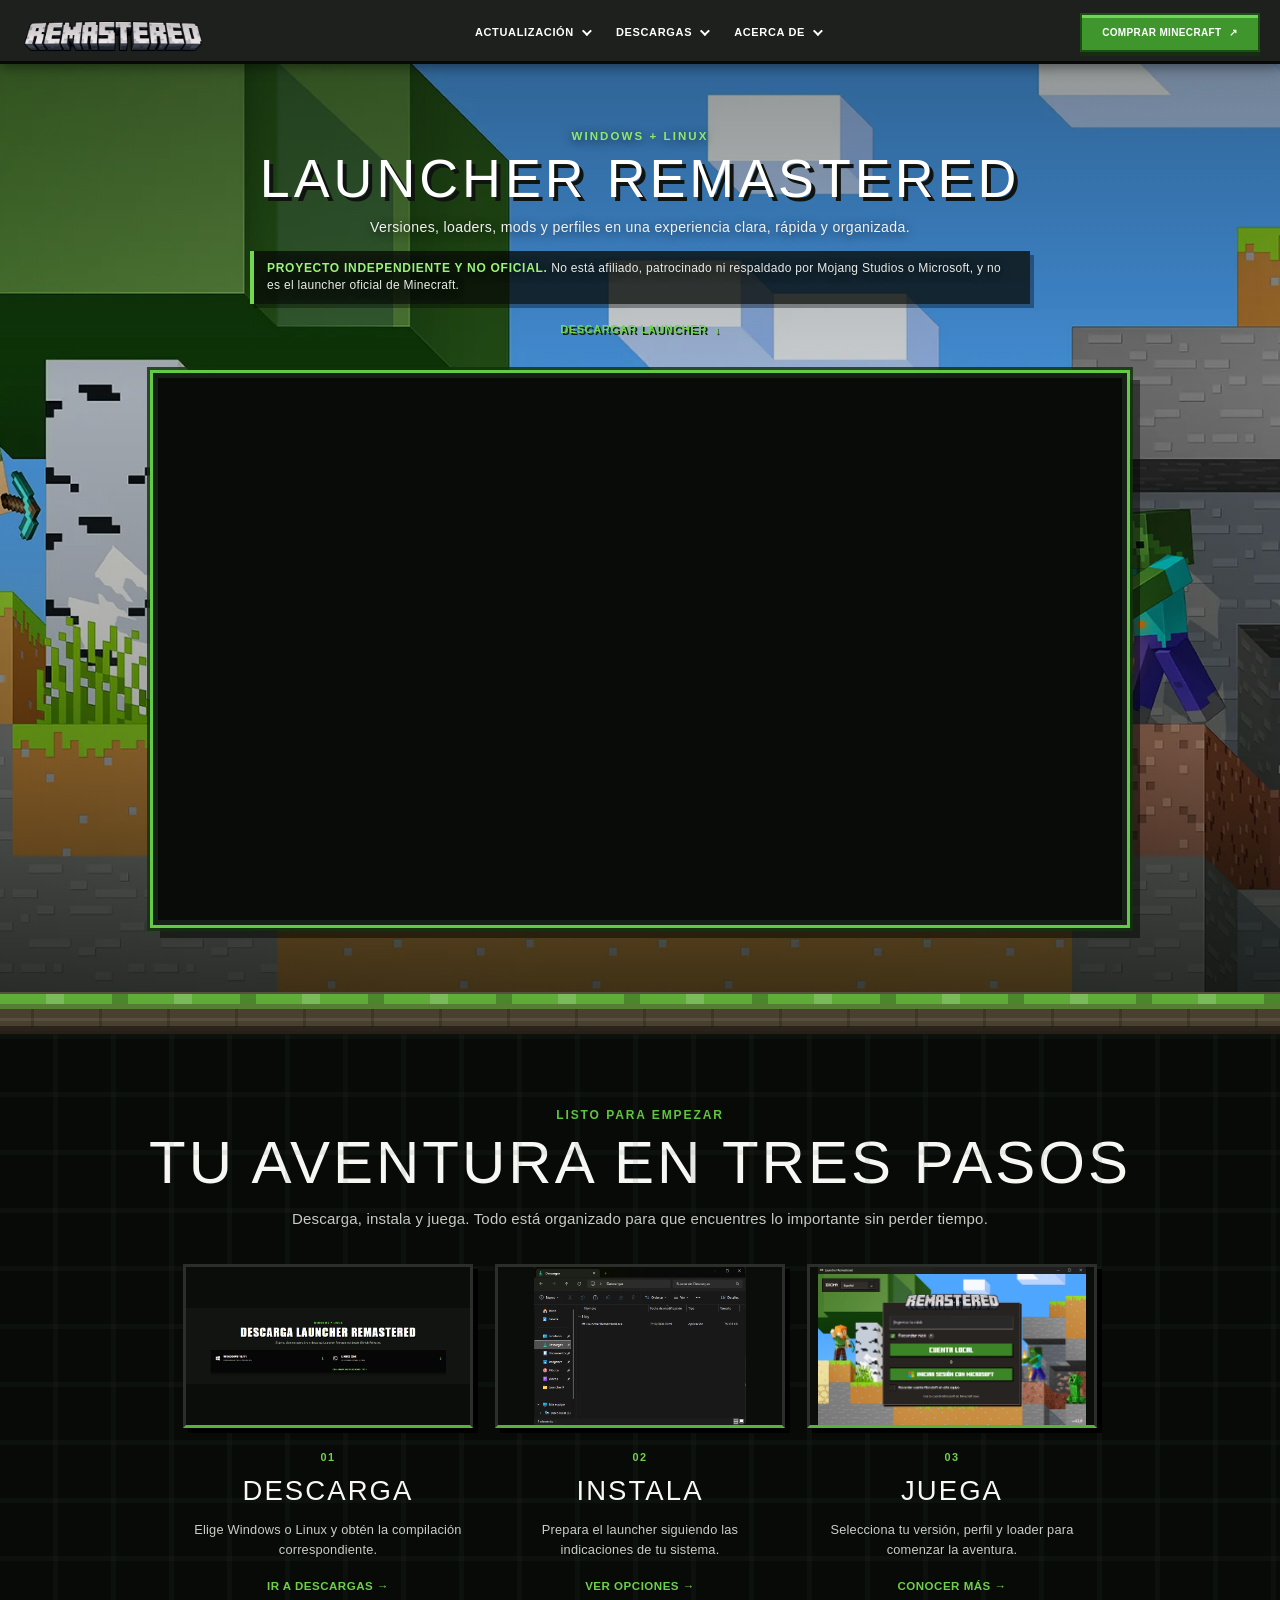
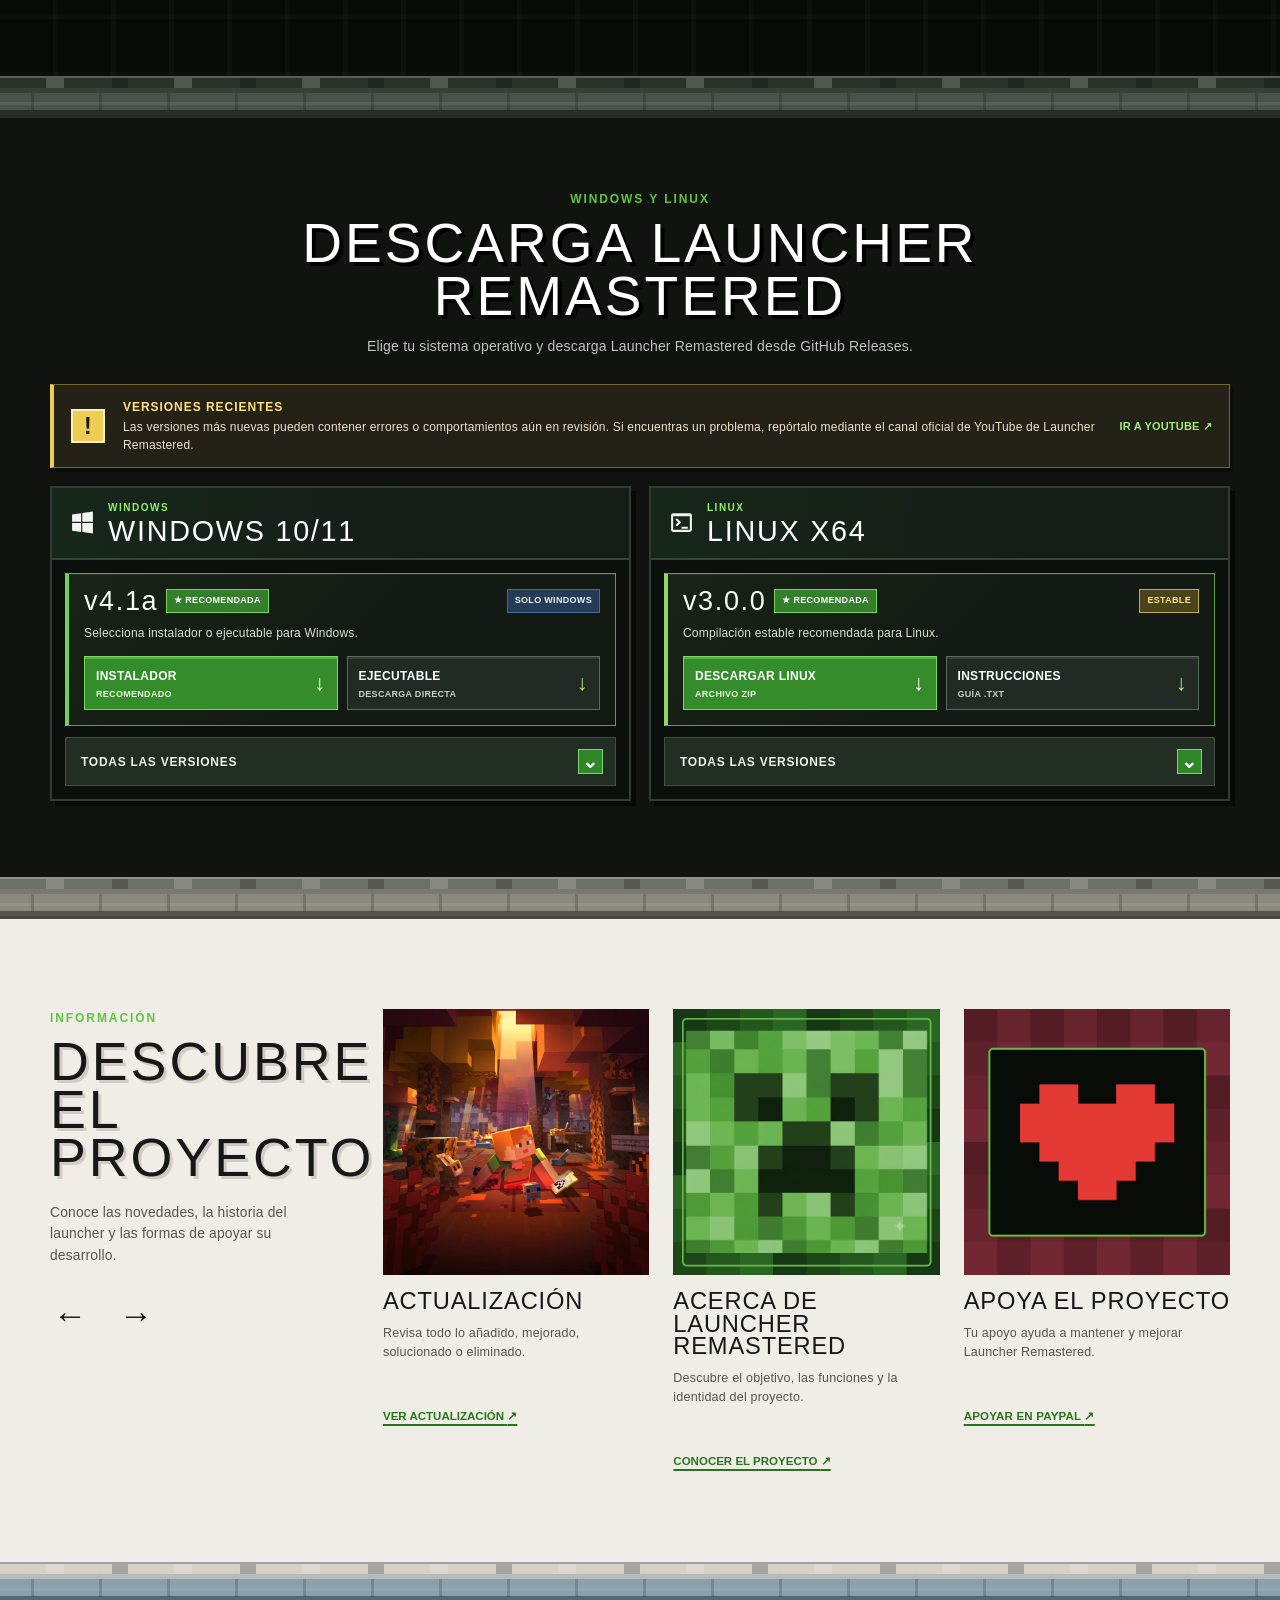
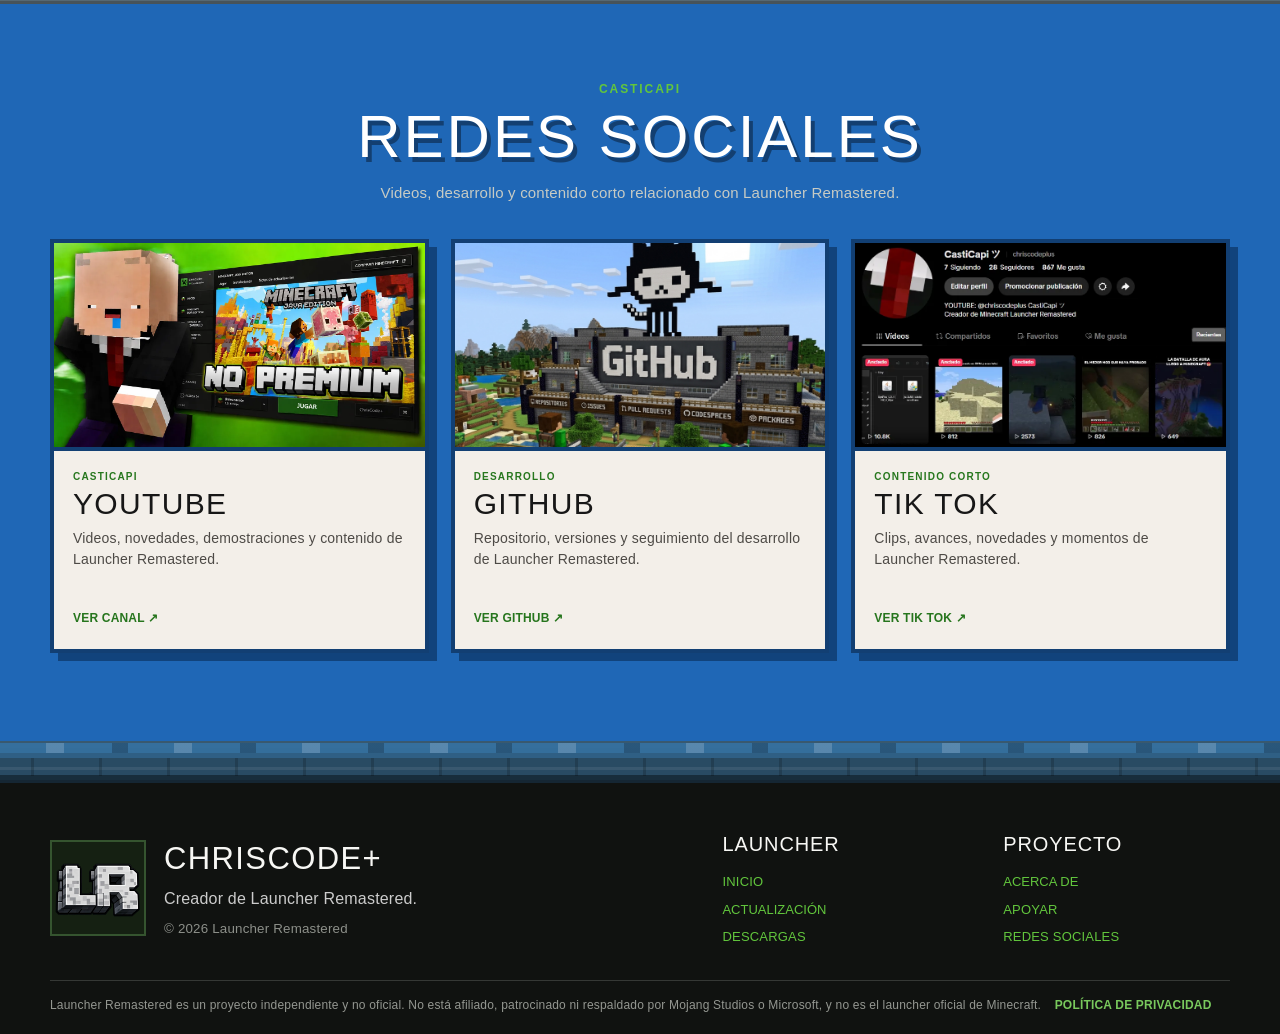
<file: index.html>
<!doctype html>
<html lang="es">
<head>
  <meta charset="utf-8">
  <meta name="viewport" content="width=device-width,initial-scale=1">
  <meta name="theme-color" content="#171917">
  <title>Launcher Remastered | Proyecto independiente</title>
  <meta name="description" content="Launcher Remastered es un proyecto independiente y no oficial para organizar versiones, loaders, mods y perfiles de Minecraft Java en Windows y Linux.">
  <link rel="icon" type="image/png" sizes="256x256" href="assets/lr-tab-icon.png?v=2">
  <link rel="shortcut icon" href="favicon.ico?v=2">
  <link rel="apple-touch-icon" href="assets/lr-tab-icon.png?v=2">
  <link rel="stylesheet" href="css/style-v9.css">
</head>
<body>
  <header class="site-header" id="inicio">
    <a class="brand" href="https://www.minecraft.net/" target="_blank" rel="noopener noreferrer" aria-label="Abrir el sitio oficial de Minecraft en minecraft.net">
      <img src="assets/launcher-remastered-logo.webp" alt="Launcher Remastered" width="960" height="283">
    </a>

    <button class="mobile-toggle" type="button" aria-label="Abrir menú" aria-expanded="false"><span></span><span></span><span></span></button>

    <nav class="main-nav" aria-label="Navegación principal">
      <div class="nav-group">
        <button class="nav-trigger" type="button">ACTUALIZACIÓN <span class="nav-chevron" aria-hidden="true"></span></button>
        <div class="dropdown">
          <button type="button" data-modal-open="update-modal">ÚLTIMA ACTUALIZACIÓN</button>
          <a href="#proyecto">CAMBIOS DEL PROYECTO</a>
        </div>
      </div>
      <div class="nav-group">
        <button class="nav-trigger" type="button">DESCARGAS <span class="nav-chevron" aria-hidden="true"></span></button>
        <div class="dropdown">
          <a href="#descargas">WINDOWS</a>
          <a href="#descargas">LINUX</a>
        </div>
      </div>
      <div class="nav-group">
        <button class="nav-trigger" type="button">ACERCA DE <span class="nav-chevron" aria-hidden="true"></span></button>
        <div class="dropdown">
          <button type="button" data-modal-open="about-modal">LAUNCHER R</button>
          <a href="#redes">REDES SOCIALES</a>
          <a href="#footer">CHRISCODE+</a>
        </div>
      </div>
    </nav>

    <a class="buy-button pixel-button" href="https://www.minecraft.net/es-es/store/minecraft-java-bedrock-edition-pc?tabs=%7B%22details%22%3A0%7D" target="_blank" rel="noopener">
      COMPRAR MINECRAFT <span aria-hidden="true">↗</span>
    </a>
  </header>

  <main>
    <section class="launcher-showcase" aria-labelledby="launcher-showcase-title">
      <div class="showcase-bg" aria-hidden="true"></div>
      <div class="showcase-shell shell">
        <header class="showcase-heading">
          <p class="eyebrow">WINDOWS + LINUX</p>
          <h1 id="launcher-showcase-title">LAUNCHER REMASTERED</h1>
          <p>Versiones, loaders, mods y perfiles en una experiencia clara, rápida y organizada.</p>
          <p class="independent-badge"><strong>PROYECTO INDEPENDIENTE Y NO OFICIAL.</strong> No está afiliado, patrocinado ni respaldado por Mojang Studios o Microsoft, y no es el launcher oficial de Minecraft.</p>
          <a class="pixel-link showcase-download-link" href="#descargas">DESCARGAR LAUNCHER <span aria-hidden="true">↓</span></a>
        </header>

        <div class="showcase-media">
          <div class="showcase-video-frame" aria-label="Video de Launcher Remastered">
            <div class="showcase-video">
              <iframe
                data-youtube-src="https://www.youtube.com/embed/uKnMUGog934?si=LF7KzJ2L2-SdOMVn&amp;start=277&amp;rel=0&amp;autoplay=1&amp;mute=1&amp;playsinline=1"
                title="Launcher Remastered en YouTube"
                frameborder="0"
                allow="accelerometer; autoplay; clipboard-write; encrypted-media; gyroscope; picture-in-picture; web-share"
                referrerpolicy="strict-origin-when-cross-origin"
                allowfullscreen></iframe>
              <a class="video-local-poster" href="https://www.youtube.com/watch?v=uKnMUGog934&amp;t=277s" target="_blank" rel="noopener noreferrer" aria-label="Abrir el video de Launcher Remastered en YouTube" hidden></a>
            </div>
          </div>
        </div>
      </div>
    </section>

    <div class="pixel-transition divider-hero-steps" aria-hidden="true"></div>

    <section class="steps-section" id="pasos" aria-labelledby="steps-title">
      <div class="section-heading shell">
        <p class="eyebrow">LISTO PARA EMPEZAR</p>
        <h2 id="steps-title">TU AVENTURA EN TRES PASOS</h2>
        <p>Descarga, instala y juega. Todo está organizado para que encuentres lo importante sin perder tiempo.</p>
      </div>
      <div class="experience-grid shell">
        <article class="experience-card">
          <img class="step-download-shot" src="assets/aventura-descarga-lr.webp" alt="Descargar Launcher Remastered" loading="lazy" decoding="async">
          <div class="experience-copy"><span>01</span><h3>DESCARGA</h3><p>Elige Windows o Linux y obtén la compilación correspondiente.</p><a href="#descargas">IR A DESCARGAS <b aria-hidden="true">→</b></a></div>
        </article>
        <article class="experience-card">
          <img src="assets/aventura-instala-lr.webp" alt="Instalar Launcher Remastered" loading="lazy" decoding="async">
          <div class="experience-copy"><span>02</span><h3>INSTALA</h3><p>Prepara el launcher siguiendo las indicaciones de tu sistema.</p><a href="#descargas">VER OPCIONES <b aria-hidden="true">→</b></a></div>
        </article>
        <article class="experience-card">
          <img src="assets/aventura-juega-lr.webp" alt="Jugar con Launcher Remastered" loading="lazy" decoding="async">
          <div class="experience-copy"><span>03</span><h3>JUEGA</h3><p>Selecciona tu versión, perfil y loader para comenzar la aventura.</p><a href="#proyecto">CONOCER MÁS <b aria-hidden="true">→</b></a></div>
        </article>
      </div>
    </section>

    <div class="pixel-transition divider-steps-downloads" aria-hidden="true"></div>

    <section class="downloads-section" id="descargas" aria-labelledby="downloads-title">
      <div class="download-shell shell">
        <div class="download-intro">
          <p class="eyebrow">WINDOWS Y LINUX</p>
          <h2 id="downloads-title">DESCARGA LAUNCHER REMASTERED</h2>
          <p>Elige tu sistema operativo y descarga Launcher Remastered desde GitHub Releases.</p>
        </div>

        <aside class="release-warning" aria-label="Aviso sobre versiones recientes">
          <div class="release-warning-icon" aria-hidden="true">!</div>
          <div>
            <strong>VERSIONES RECIENTES</strong>
            <p>Las versiones más nuevas pueden contener errores o comportamientos aún en revisión. Si encuentras un problema, repórtalo mediante el canal oficial de YouTube de Launcher Remastered.</p>
          </div>
          <a href="https://www.youtube.com/@chriscodeplus" target="_blank" rel="noopener noreferrer">IR A YOUTUBE <span aria-hidden="true">↗</span></a>
        </aside>

        <div class="release-platforms" aria-label="Versiones de Launcher Remastered por sistema operativo">
          <article class="release-platform-card windows-releases" aria-labelledby="windows-versiones">
            <header class="release-platform-heading">
              <span class="platform-icon" aria-hidden="true"><svg viewBox="0 0 24 24" focusable="false"><path d="M2 4.2 10.7 3v8.3H2V4.2Zm9.8-1.35L22 1.4v9.9H11.8V2.85ZM2 12.5h8.7V21L2 19.8v-7.3Zm9.8 0H22v10.1l-10.2-1.45V12.5Z"/></svg></span>
              <div><span>WINDOWS</span><h3 id="windows-versiones">WINDOWS 10/11</h3></div>
            </header>
            <div class="release-content">
              <section class="release-version featured" aria-label="Versión recomendada de Windows">
                <div class="release-version-head">
                  <div><span class="release-version-number">v4.1a</span><span class="release-badge recommended">★ RECOMENDADA</span></div>
                  <span class="release-badge windows-only">SOLO WINDOWS</span>
                </div>
                <p>Selecciona instalador o ejecutable para Windows.</p>
                <div class="release-actions two-actions">
                  <a class="release-download primary" href="https://github.com/ChrizCodePlus/launcher-remastered/releases/download/4.1a/Instalador-LR.zip">INSTALADOR <small>RECOMENDADO</small><span aria-hidden="true">↓</span></a>
                  <a class="release-download" href="https://github.com/ChrizCodePlus/launcher-remastered/releases/download/4.1a/LR-windows-ejecutable.exe">EJECUTABLE <small>DESCARGA DIRECTA</small><span aria-hidden="true">↓</span></a>
                </div>
              </section>
              <details class="release-history">
                <summary class="release-history-toggle"><span class="release-summary-label"><span class="show-versions">TODAS LAS VERSIONES</span><span class="hide-versions">OCULTAR VERSIONES</span></span><span class="history-chevron" aria-hidden="true">⌄</span></summary>
                <div class="release-history-content" role="region" tabindex="0" aria-label="Lista desplazable de versiones anteriores">
                  <section class="release-version compact">
                    <div><span class="release-version-number">v4.1.0</span><small>WINDOWS</small></div>
                    <a class="release-compact-link" href="https://github.com/ChrizCodePlus/launcher-remastered/releases/download/4.1.0/Launcher.Remastered.exe">DESCARGAR <span aria-hidden="true">↓</span></a>
                  </section>
                  <section class="release-version compact">
                    <div><span class="release-version-number">v4.0.0</span><small>WINDOWS</small></div>
                    <a class="release-compact-link" href="https://github.com/ChrizCodePlus/launcher-remastered/releases/download/4.0.0/Minecraft.Launcher.R.exe">DESCARGAR <span aria-hidden="true">↓</span></a>
                  </section>
                  <section class="release-version compact">
                    <div><span class="release-version-number">v3.0.0</span><small>WINDOWS</small></div>
                    <a class="release-compact-link" href="https://github.com/ChrizCodePlus/launcher-remastered/releases/download/3.0.0/Minecraft-Launcher-Remastered-Windows.exe">DESCARGAR <span aria-hidden="true">↓</span></a>
                  </section>
                </div>
              </details>
            </div>
          </article>

          <article class="release-platform-card linux-releases" aria-labelledby="linux-versiones">
            <header class="release-platform-heading">
              <span class="platform-icon terminal-icon" aria-hidden="true"><svg viewBox="0 0 24 24" focusable="false"><path d="M4 3h16a2 2 0 0 1 2 2v14a2 2 0 0 1-2 2H4a2 2 0 0 1-2-2V5a2 2 0 0 1 2-2Zm0 3v13h16V6H4Zm2.2 3.2 1.4-1.4 4 4-4 4-1.4-1.4 2.6-2.6-2.6-2.6ZM12 16h6v2h-6v-2Z"/></svg></span>
              <div><span>LINUX</span><h3 id="linux-versiones">LINUX X64</h3></div>
            </header>
            <div class="release-content">
              <section class="release-version featured linux-featured" aria-label="Versión recomendada de Linux">
                <div class="release-version-head">
                  <div><span class="release-version-number">v3.0.0</span><span class="release-badge recommended">★ RECOMENDADA</span></div>
                  <span class="release-badge stable">ESTABLE</span>
                </div>
                <p>Compilación estable recomendada para Linux.</p>
                <div class="release-actions two-actions">
                  <a class="release-download primary" href="https://github.com/ChrizCodePlus/launcher-remastered/releases/download/3.0.0/MinecraftLauncherR-linux-x64.zip">DESCARGAR LINUX <small>ARCHIVO ZIP</small><span aria-hidden="true">↓</span></a>
                  <a class="release-download secondary" href="downloads/INSTRUCCIONES_LINUX.txt" download>INSTRUCCIONES <small>GUÍA .TXT</small><span aria-hidden="true">↓</span></a>
                </div>
                </section>
              <details class="release-history">
                <summary class="release-history-toggle"><span class="release-summary-label"><span class="show-versions">TODAS LAS VERSIONES</span><span class="hide-versions">OCULTAR VERSIONES</span></span><span class="history-chevron" aria-hidden="true">⌄</span></summary>
                <div class="release-history-content" role="region" tabindex="0" aria-label="Lista desplazable de versiones anteriores">
                  <section class="release-version unavailable" aria-label="Linux v4.1a aún no disponible">
                    <div><span class="release-version-number">v4.1a</span><small>LINUX</small></div>
                    <span class="release-unavailable">AÚN NO DISPONIBLE</span>
                  </section>
                  <section class="release-version unavailable" aria-label="Linux v4.1.0 aún no disponible">
                    <div><span class="release-version-number">v4.1.0</span><small>LINUX</small></div>
                    <span class="release-unavailable">AÚN NO DISPONIBLE</span>
                  </section>
                  <section class="release-version compact">
                    <div><span class="release-version-number">v4.0.0</span><small>LINUX</small></div>
                    <a class="release-compact-link" href="https://github.com/ChrizCodePlus/launcher-remastered/releases/download/4.0.0/MinecraftLauncherR-linux-x64.zip">DESCARGAR <span aria-hidden="true">↓</span></a>
                  </section>
                </div>
              </details>
            </div>
          </article>
        </div>
      </div>
    </section>

    <div class="pixel-transition divider-downloads-project" aria-hidden="true"></div>

    <section class="articles-section" id="proyecto" aria-labelledby="articles-title">
      <div class="articles-layout shell">
        <header class="articles-intro">
          <p class="eyebrow green">INFORMACIÓN</p>
          <h2 id="articles-title">DESCUBRE EL PROYECTO</h2>
          <p>Conoce las novedades, la historia del launcher y las formas de apoyar su desarrollo.</p>
          <div class="inline-arrows" aria-label="Mover contenidos del proyecto">
            <button type="button" data-rotate="project" data-direction="-1" aria-label="Contenido anterior">←</button>
            <button type="button" data-rotate="project" data-direction="1" aria-label="Contenido siguiente">→</button>
          </div>
        </header>
        <div class="rotating-cards" data-rotating-group="project">
          <article class="article-card">
            <img class="article-card-image wilderness" src="assets/wilderness-project.webp" alt="Wilderness Bound de Minecraft" loading="lazy" decoding="async">
            <h3>ACTUALIZACIÓN</h3>
            <p>Revisa todo lo añadido, mejorado, solucionado o eliminado.</p>
            <button type="button" data-modal-open="update-modal">VER ACTUALIZACIÓN <span aria-hidden="true">↗</span></button>
          </article>
          <article class="article-card">
            <img class="article-card-image" src="assets/article-about.jpg" alt="Acerca de Launcher Remastered" loading="lazy" decoding="async">
            <h3>ACERCA DE LAUNCHER REMASTERED</h3>
            <p>Descubre el objetivo, las funciones y la identidad del proyecto.</p>
            <button type="button" data-modal-open="about-modal">CONOCER EL PROYECTO <span aria-hidden="true">↗</span></button>
          </article>
          <article class="article-card">
            <img class="article-card-image" src="assets/article-support.jpg" alt="Apoyar Launcher Remastered" loading="lazy" decoding="async">
            <h3>APOYA EL PROYECTO</h3>
            <p>Tu apoyo ayuda a mantener y mejorar Launcher Remastered.</p>
            <a href="https://paypal.me/chrizinho" target="_blank" rel="noopener">APOYAR EN PAYPAL <span aria-hidden="true">↗</span></a>
          </article>
        </div>
      </div>
    </section>

    <div class="pixel-transition divider-project-social" aria-hidden="true"></div>

    <section class="social-section" id="redes" aria-labelledby="social-title">
      <div class="block-pattern blue" aria-hidden="true"></div>
      <div class="section-heading shell light-heading">
        <p class="eyebrow">CASTICAPI</p>
        <h2 id="social-title">REDES SOCIALES</h2>
        <p>Videos, desarrollo y contenido corto relacionado con Launcher Remastered.</p>
      </div>
      <div class="social-grid shell">
        <article class="social-card">
          <div class="social-image"><img src="assets/social-youtube.webp" alt="CastiCapi en YouTube" loading="lazy" decoding="async"></div>
          <div class="social-copy"><span class="social-kicker">CASTICAPI</span><h3>YOUTUBE</h3><p>Videos, novedades, demostraciones y contenido de Launcher Remastered.</p><a href="https://www.youtube.com/@chriscodeplus" target="_blank" rel="noopener">VER CANAL <b aria-hidden="true">↗</b></a></div>
        </article>
        <article class="social-card">
          <div class="social-image"><img src="assets/social-github.jpg" alt="GitHub de Launcher Remastered" loading="lazy" decoding="async"></div>
          <div class="social-copy"><span class="social-kicker">DESARROLLO</span><h3>GITHUB</h3><p>Repositorio, versiones y seguimiento del desarrollo de Launcher Remastered.</p><a href="https://github.com/ChrizCodePlus" target="_blank" rel="noopener noreferrer">VER GITHUB <b aria-hidden="true">↗</b></a></div>
        </article>
        <article class="social-card">
          <div class="social-image"><img src="assets/social-tiktok-casticapi-v2.webp" alt="Perfil de CastiCapi en TikTok" loading="lazy" decoding="async"></div>
          <div class="social-copy"><span class="social-kicker">CONTENIDO CORTO</span><h3>TIK TOK</h3><p>Clips, avances, novedades y momentos de Launcher Remastered.</p><a href="https://www.tiktok.com/@chriscodeplus" target="_blank" rel="noopener">VER TIK TOK <b aria-hidden="true">↗</b></a></div>
        </article>
      </div>
    </section>

    <div class="pixel-transition divider-social-footer" aria-hidden="true"></div>
  </main>

  <footer class="site-footer" id="footer">
    <div class="footer-grid shell">
      <div class="creator-block">
        <img src="assets/creator-lr-logo-v2.webp" alt="Logo LR de Launcher Remastered" loading="lazy" decoding="async">
        <div><h2>CHRISCODE+</h2><p>Creador de Launcher Remastered.</p><small>© 2026 Launcher Remastered</small></div>
      </div>
      <div class="footer-links"><h3>LAUNCHER</h3><a href="#inicio">INICIO</a><button type="button" data-modal-open="update-modal">ACTUALIZACIÓN</button><a href="#descargas">DESCARGAS</a></div>
      <div class="footer-links"><h3>PROYECTO</h3><button type="button" data-modal-open="about-modal">ACERCA DE</button><a href="https://paypal.me/chrizinho" target="_blank" rel="noopener">APOYAR</a><a href="#redes">REDES SOCIALES</a></div>
    </div>
    <div class="legal shell">Launcher Remastered es un proyecto independiente y no oficial. No está afiliado, patrocinado ni respaldado por Mojang Studios o Microsoft, y no es el launcher oficial de Minecraft. <a href="politica-privacidad.html">POLÍTICA DE PRIVACIDAD</a></div>
  </footer>

  <div class="modal" id="update-modal" role="dialog" aria-modal="true" aria-labelledby="update-title" hidden>
    <div class="modal-backdrop" data-modal-close></div>
    <div class="modal-panel update-panel">
      <button class="modal-close" type="button" data-modal-close aria-label="Cerrar">×</button>
      <div class="update-heading">
        <div><p class="eyebrow green">ÚLTIMA ACTUALIZACIÓN</p><h2 id="update-title">ACTUALIZACIÓN DEL LAUNCHER</h2></div>
        <span class="update-badge">v4.1a · WINDOWS</span>
      </div>
      <p class="modal-lead">La v4.1a es la versión recomendada para Windows. Linux mantiene versiones anteriores disponibles mientras la nueva compilación continúa en preparación.</p>

      <div class="changelog-tabs" role="tablist" aria-label="Categorías de actualización">
        <button class="changelog-tab active" type="button" role="tab" aria-selected="true" aria-controls="changelog-new" data-changelog-tab="changelog-new"><span>★</span>NUEVO</button>
        <button class="changelog-tab" type="button" role="tab" aria-selected="false" aria-controls="changelog-added" data-changelog-tab="changelog-added"><span>+</span>AGREGADO</button>
        <button class="changelog-tab" type="button" role="tab" aria-selected="false" aria-controls="changelog-improved" data-changelog-tab="changelog-improved"><span>↑</span>MEJORADO</button>
        <button class="changelog-tab" type="button" role="tab" aria-selected="false" aria-controls="changelog-fixed" data-changelog-tab="changelog-fixed"><span>✓</span>CORREGIDO</button>
        <button class="changelog-tab" type="button" role="tab" aria-selected="false" aria-controls="changelog-removed" data-changelog-tab="changelog-removed"><span>−</span>AJUSTADO</button>
      </div>

      <div class="changelog-panels">
        <section class="changelog-panel active" id="changelog-new" role="tabpanel">
          <h3>NUEVO EN v4.1a</h3>
          <ul>
            <li>Nuevo botón de actualizaciones automáticas para facilitar la búsqueda e instalación de nuevas versiones.</li>
            <li>Nuevo botón de desinstalación para retirar Launcher Remastered desde Windows de forma más clara.</li>
            <li>La versión de Windows se distribuye mediante instalador y ejecutable directo.</li>
          </ul>
        </section>
        <section class="changelog-panel" id="changelog-added" role="tabpanel" hidden>
          <h3>AGREGADO</h3>
          <ul>
            <li>Nuevo nombre e identificador interno para Launcher Remastered en Windows, reduciendo conflictos con otros launchers o instalaciones diferentes.</li>
            <li>Flujo de actualización integrado dentro del launcher.</li>
            <li>Se mantienen las funciones de skins, loaders, mods, perfiles y herramientas incorporadas en versiones anteriores.</li>
          </ul>
        </section>
        <section class="changelog-panel" id="changelog-improved" role="tabpanel" hidden>
          <h3>MEJORADO</h3>
          <ul>
            <li>Mejorada la gestión de instalación, actualización y desinstalación en Windows.</li>
            <li>Mejor separación interna entre Launcher Remastered y otros launchers instalados en el equipo.</li>
            <li>Ajustes generales de estabilidad y organización interna.</li>
          </ul>
        </section>
        <section class="changelog-panel" id="changelog-fixed" role="tabpanel" hidden>
          <h3>CORREGIDO EN WINDOWS</h3>
          <ul>
            <li>Corregidos errores de sincronización de skins.</li>
            <li>Mejorada la actualización y visualización de la skin cuando cambia la información asociada al jugador.</li>
            <li>Corregidos comportamientos que podían generar inconsistencias entre sesiones.</li>
          </ul>
        </section>
        <section class="changelog-panel" id="changelog-removed" role="tabpanel" hidden>
          <h3>AJUSTADO / LIMPIADO</h3>
          <ul>
            <li>Retirado el identificador interno anterior que podía coincidir o entrar en conflicto con otro launcher.</li>
            <li>Reorganizados componentes internos relacionados con actualizaciones y desinstalación.</li>
            <li>Las versiones recientes pueden contener errores todavía en revisión; los reportes pueden enviarse mediante el canal oficial de YouTube.</li>
          </ul>
        </section>
      </div>
    </div>
  </div>

  <div class="modal" id="about-modal" role="dialog" aria-modal="true" aria-labelledby="about-title" hidden>
    <div class="modal-backdrop" data-modal-close></div>
    <div class="modal-panel about-panel">
      <button class="modal-close" type="button" data-modal-close aria-label="Cerrar">×</button>
      <header class="about-header">
        <div><p class="eyebrow green">INFORMACIÓN DEL PROYECTO</p><h2 id="about-title">LAUNCHER REMASTERED</h2></div>
        <span class="about-version">PROYECTO INDEPENDIENTE</span>
      </header>
      <div class="about-content">
        <section class="about-description" aria-label="Descripción del proyecto">
          <p>Launcher Remastered es un proyecto independiente y no oficial, creado para ofrecer una experiencia cómoda, organizada y visualmente cuidada para Minecraft Java. Integra una interfaz renovada y herramientas para administrar versiones, loaders, mods y perfiles.</p>
          <p>No es el launcher oficial de Minecraft y no pretende sustituirlo. Tampoco distribuye, vende ni proporciona Minecraft; su objetivo es facilitar la gestión del juego y fomentar el acceso legítimo mediante los canales oficiales.</p>
          <p>La única página oficial del proyecto es <a href="https://launch-mcremaster.netlify.app" target="_blank" rel="noopener">launch-mcremaster.netlify.app</a>. La página oficial de Minecraft es <a href="https://www.minecraft.net/es-es" target="_blank" rel="noopener">minecraft.net</a>.</p>
        </section>
        <aside class="about-author" aria-label="Autor del proyecto">
          <img src="assets/creator-lr-logo-v2.webp" alt="Logo LR de Launcher Remastered" loading="lazy" decoding="async">
          <div><span>AUTOR</span><h3>ChrisCode+</h3><p>Desarrollo, diseño e integración del launcher.</p></div>
        </aside>
      </div>
      <div class="about-notice"><span aria-hidden="true">!</span><p><strong>PROYECTO INDEPENDIENTE Y NO OFICIAL.</strong> Launcher Remastered no está afiliado, patrocinado ni respaldado por Mojang Studios o Microsoft. Minecraft y sus marcas pertenecen a sus respectivos titulares.</p></div>
    </div>
  </div>

  <script src="js/app.js"></script>
</body>
</html>
</file>
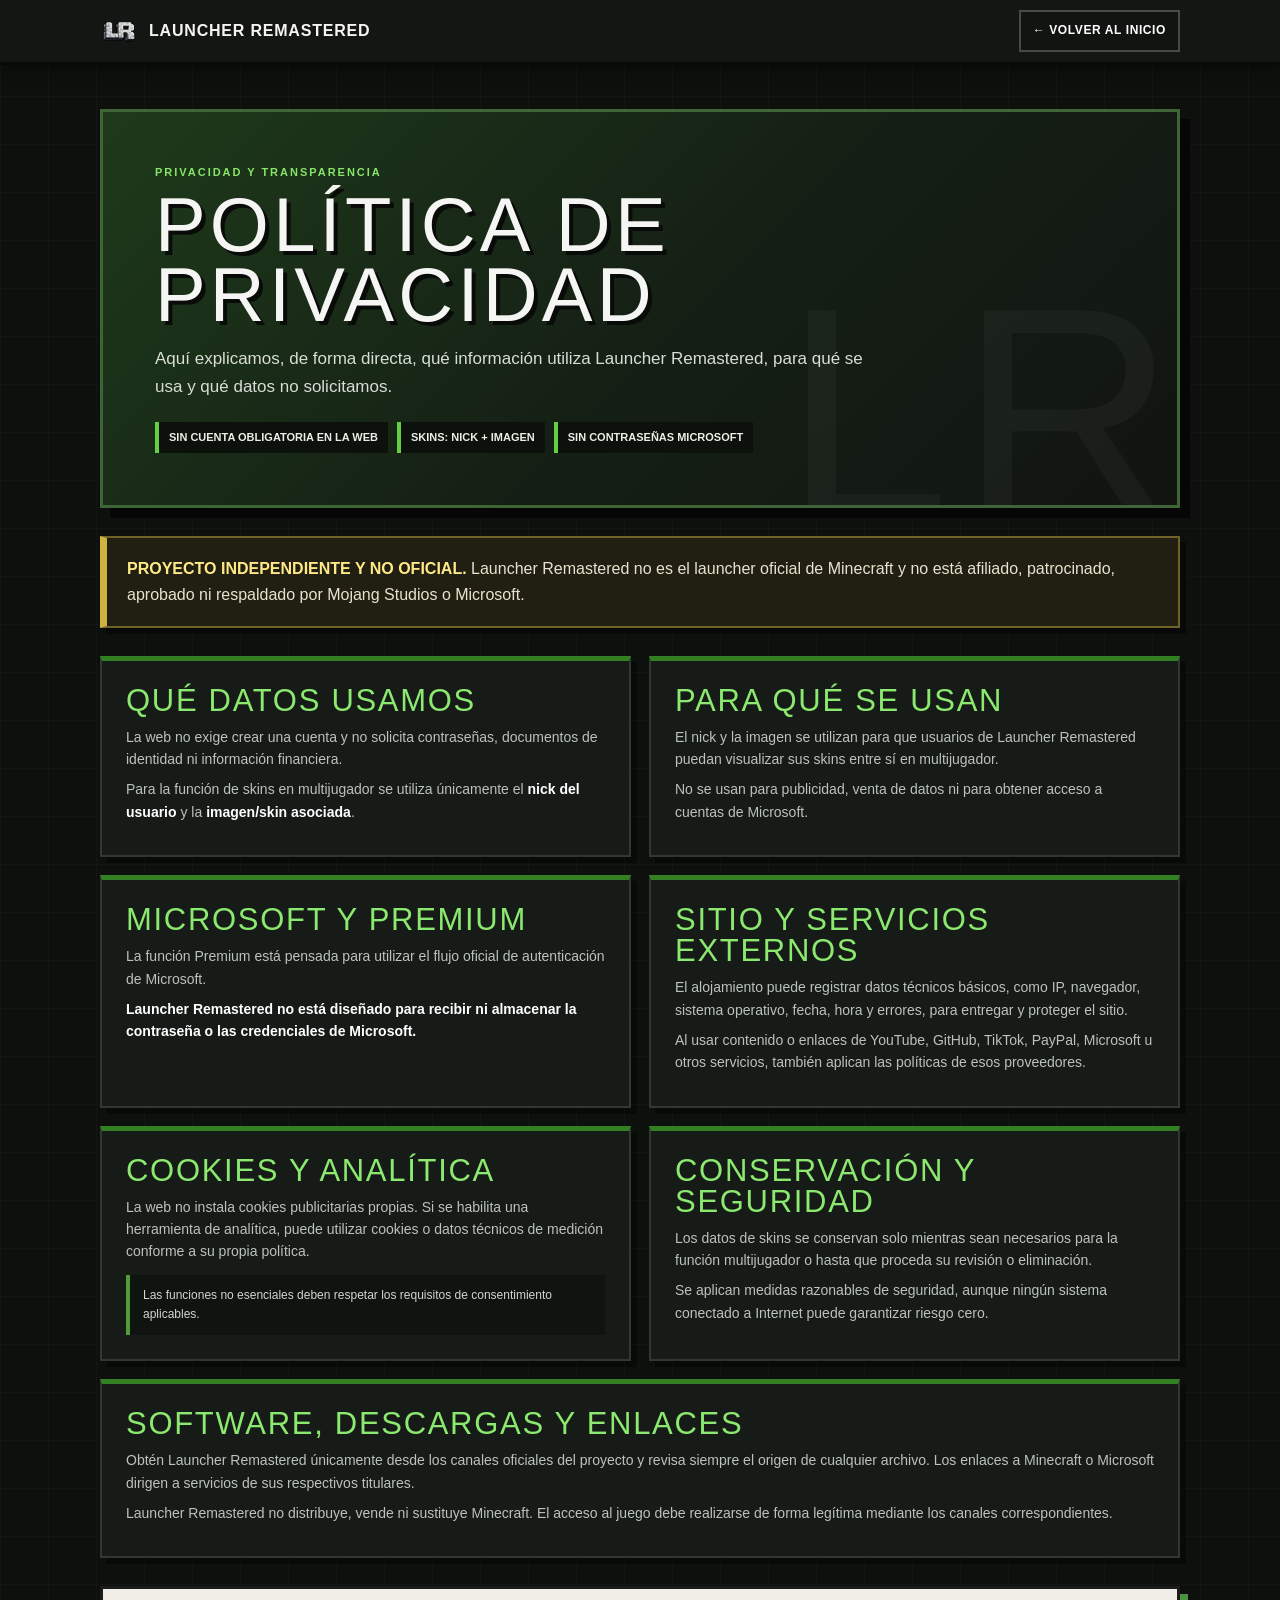
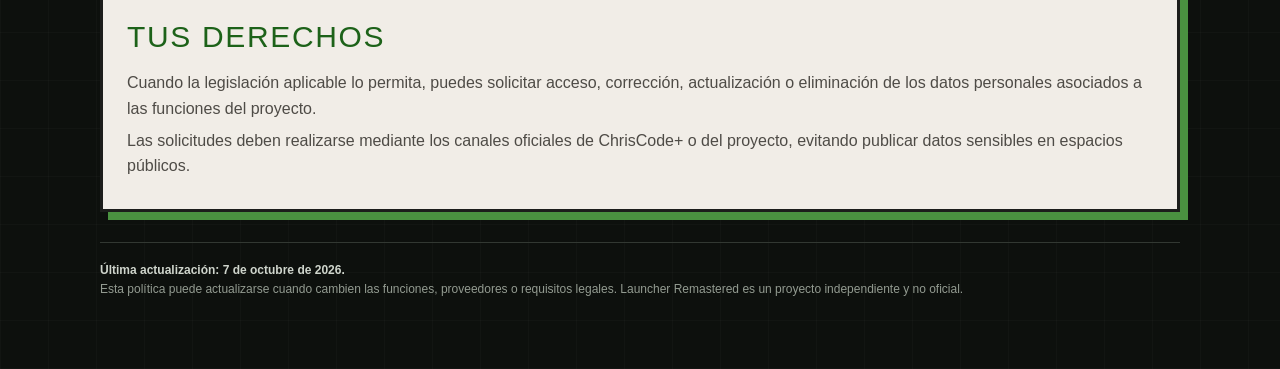
<file: politica-privacidad.html>
<!doctype html>
<html lang="es">
<head>
  <meta charset="utf-8">
  <meta name="viewport" content="width=device-width,initial-scale=1">
  <meta name="theme-color" content="#171917">
  <title>Política de Privacidad | Launcher Remastered</title>
  <meta name="description" content="Política de privacidad de Launcher Remastered, proyecto independiente y no oficial.">
  <link rel="icon" type="image/png" sizes="256x256" href="assets/lr-tab-icon.png?v=2">
  <link rel="shortcut icon" href="favicon.ico?v=2">  <link rel="apple-touch-icon" href="assets/lr-tab-icon.png?v=2">
<style>
    :root{
      --bg:#0d100d;--panel:#171b17;--panel2:#1e231e;--ink:#f5f6f3;--muted:#bcc3ba;
      --green:#65cf43;--green2:#338023;--line:#313831;--cream:#f1ede7;--dark:#0a0c0a;
      --display:Impact,"Arial Black",Haettenschweiler,sans-serif;
      --body:"Segoe UI",Arial,Helvetica,sans-serif
    }
    *{box-sizing:border-box}
    html{scroll-behavior:smooth}
    body{margin:0;background:
      linear-gradient(rgba(255,255,255,.018) 1px,transparent 1px),
      linear-gradient(90deg,rgba(255,255,255,.018) 1px,transparent 1px),
      var(--bg);background-size:48px 48px;color:var(--ink);font-family:var(--body);line-height:1.6}
    a{color:inherit}
    .topbar{position:sticky;top:0;z-index:10;background:rgba(20,23,20,.97);border-bottom:3px solid #070907;box-shadow:0 4px 14px rgba(0,0,0,.35)}
    .topbar-inner{width:min(1080px,calc(100% - 32px));height:62px;margin:auto;display:flex;align-items:center;justify-content:space-between;gap:16px}
    .brand{display:flex;align-items:center;gap:11px;text-decoration:none;font-weight:900;letter-spacing:.05em}
    .brand img{width:38px;height:38px;object-fit:contain}
    .back{padding:9px 12px;border:2px solid #454b45;background:#111411;color:#fff;text-decoration:none;font-size:12px;font-weight:900;letter-spacing:.05em}
    .back:hover{border-color:var(--green);color:#a7f18f}
    main{width:min(1080px,calc(100% - 32px));margin:auto;padding:44px 0 70px}
    .hero{position:relative;overflow:hidden;padding:clamp(28px,5vw,52px);background:linear-gradient(135deg,#1e3a1a 0%,#152015 52%,#111411 100%);border:3px solid #3e6535;box-shadow:10px 10px 0 #050605}
    .hero::after{content:"LR";position:absolute;right:-8px;bottom:-58px;color:rgba(255,255,255,.035);font:400 clamp(150px,24vw,300px)/1 var(--display);letter-spacing:.03em;pointer-events:none}
    .eyebrow{margin:0 0 8px;color:#87e56a;font-size:11px;font-weight:900;letter-spacing:.18em}
    h1,h2{font-family:var(--display);font-weight:400;letter-spacing:.055em}
    h1{max-width:760px;margin:0;font-size:clamp(42px,7vw,76px);line-height:.92;text-shadow:4px 4px 0 #090b09}
    .hero-lead{max-width:720px;margin:16px 0 0;color:#d8ddd5;font-size:clamp(14px,1.5vw,17px)}
    .hero-pills{display:flex;flex-wrap:wrap;gap:9px;margin-top:22px}
    .pill{padding:7px 10px;background:#0c110c;border-left:4px solid var(--green);color:#e9eee6;font-size:11px;font-weight:800}
    .independent{margin:28px 0 0;padding:18px 20px;background:#211f11;border:2px solid #6e6226;border-left:7px solid #cfb33e;box-shadow:6px 6px 0 #070807}
    .independent strong{color:#ffe986}
    .independent p{margin:0;color:#e7e3cf}
    .grid{display:grid;grid-template-columns:repeat(2,minmax(0,1fr));gap:18px;margin-top:28px}
    .card{min-width:0;padding:24px;background:var(--panel);border:2px solid var(--line);border-top:5px solid var(--green2);box-shadow:6px 6px 0 rgba(0,0,0,.35)}
    .card.wide{grid-column:1/-1}
    .card h2{margin:0 0 10px;color:#8ce96f;font-size:clamp(23px,3vw,31px);line-height:1}
    .card p{margin:8px 0;color:var(--muted);font-size:14px}
    .card ul{margin:10px 0 0;padding-left:20px;color:var(--muted);font-size:14px}
    .card li+li{margin-top:7px}
    .card strong{color:#fff}
    .mini-note{margin-top:12px;padding:11px 13px;background:#101410;border-left:4px solid #4f9d38;color:#cfd6cc;font-size:12px}
    .rights{margin-top:28px;padding:24px;background:var(--cream);color:#1c1d1b;border:3px solid #1c1d1b;box-shadow:8px 8px 0 #4a9140}
    .rights h2{margin:0 0 9px;color:#1d6219;font-size:30px}
    .rights p{margin:6px 0;color:#4e4b46}
    footer{margin-top:30px;padding-top:18px;border-top:1px solid #323832;color:#939b91;font-size:12px}
    footer strong{color:#cfd5cc}
    @media(max-width:760px){
      .topbar-inner{width:min(100% - 22px,1080px);height:56px}.brand span{font-size:12px}.brand img{width:34px;height:34px}.back{padding:7px 9px;font-size:10px}
      main{width:min(100% - 24px,1080px);padding:28px 0 48px}.hero{padding:25px 19px;box-shadow:6px 6px 0 #050605}.hero::after{font-size:150px;bottom:-25px}
      .hero-lead{font-size:14px}.pill{font-size:10px}.independent{padding:15px 14px}
      .grid{grid-template-columns:1fr;gap:14px}.card,.card.wide{grid-column:auto;padding:19px 17px}.card p,.card ul{font-size:13px}.rights{padding:19px 17px;box-shadow:5px 5px 0 #4a9140}
    }
  </style>
</head>
<body>
  <header class="topbar">
    <div class="topbar-inner">
      <a class="brand" href="index.html"><img src="assets/lr-tab-icon.png" alt="" width="256" height="256"><span>LAUNCHER REMASTERED</span></a>
      <a class="back" href="index.html">← VOLVER AL INICIO</a>
    </div>
  </header>

  <main>
    <section class="hero" aria-labelledby="privacy-title">
      <p class="eyebrow">PRIVACIDAD Y TRANSPARENCIA</p>
      <h1 id="privacy-title">POLÍTICA DE PRIVACIDAD</h1>
      <p class="hero-lead">Aquí explicamos, de forma directa, qué información utiliza Launcher Remastered, para qué se usa y qué datos no solicitamos.</p>
      <div class="hero-pills" aria-label="Resumen de privacidad">
        <span class="pill">SIN CUENTA OBLIGATORIA EN LA WEB</span>
        <span class="pill">SKINS: NICK + IMAGEN</span>
        <span class="pill">SIN CONTRASEÑAS MICROSOFT</span>
      </div>
    </section>

    <section class="independent" aria-label="Aviso de independencia">
      <p><strong>PROYECTO INDEPENDIENTE Y NO OFICIAL.</strong> Launcher Remastered no es el launcher oficial de Minecraft y no está afiliado, patrocinado, aprobado ni respaldado por Mojang Studios o Microsoft.</p>
    </section>

    <div class="grid">
      <section class="card">
        <h2>QUÉ DATOS USAMOS</h2>
        <p>La web no exige crear una cuenta y no solicita contraseñas, documentos de identidad ni información financiera.</p>
        <p>Para la función de skins en multijugador se utiliza únicamente el <strong>nick del usuario</strong> y la <strong>imagen/skin asociada</strong>.</p>
      </section>

      <section class="card">
        <h2>PARA QUÉ SE USAN</h2>
        <p>El nick y la imagen se utilizan para que usuarios de Launcher Remastered puedan visualizar sus skins entre sí en multijugador.</p>
        <p>No se usan para publicidad, venta de datos ni para obtener acceso a cuentas de Microsoft.</p>
      </section>

      <section class="card">
        <h2>MICROSOFT Y PREMIUM</h2>
        <p>La función Premium está pensada para utilizar el flujo oficial de autenticación de Microsoft.</p>
        <p><strong>Launcher Remastered no está diseñado para recibir ni almacenar la contraseña o las credenciales de Microsoft.</strong></p>
      </section>

      <section class="card">
        <h2>SITIO Y SERVICIOS EXTERNOS</h2>
        <p>El alojamiento puede registrar datos técnicos básicos, como IP, navegador, sistema operativo, fecha, hora y errores, para entregar y proteger el sitio.</p>
        <p>Al usar contenido o enlaces de YouTube, GitHub, TikTok, PayPal, Microsoft u otros servicios, también aplican las políticas de esos proveedores.</p>
      </section>

      <section class="card">
        <h2>COOKIES Y ANALÍTICA</h2>
        <p>La web no instala cookies publicitarias propias. Si se habilita una herramienta de analítica, puede utilizar cookies o datos técnicos de medición conforme a su propia política.</p>
        <div class="mini-note">Las funciones no esenciales deben respetar los requisitos de consentimiento aplicables.</div>
      </section>

      <section class="card">
        <h2>CONSERVACIÓN Y SEGURIDAD</h2>
        <p>Los datos de skins se conservan solo mientras sean necesarios para la función multijugador o hasta que proceda su revisión o eliminación.</p>
        <p>Se aplican medidas razonables de seguridad, aunque ningún sistema conectado a Internet puede garantizar riesgo cero.</p>
      </section>

      <section class="card wide">
        <h2>SOFTWARE, DESCARGAS Y ENLACES</h2>
        <p>Obtén Launcher Remastered únicamente desde los canales oficiales del proyecto y revisa siempre el origen de cualquier archivo. Los enlaces a Minecraft o Microsoft dirigen a servicios de sus respectivos titulares.</p>
        <p>Launcher Remastered no distribuye, vende ni sustituye Minecraft. El acceso al juego debe realizarse de forma legítima mediante los canales correspondientes.</p>
      </section>
    </div>

    <section class="rights">
      <h2>TUS DERECHOS</h2>
      <p>Cuando la legislación aplicable lo permita, puedes solicitar acceso, corrección, actualización o eliminación de los datos personales asociados a las funciones del proyecto.</p>
      <p>Las solicitudes deben realizarse mediante los canales oficiales de ChrisCode+ o del proyecto, evitando publicar datos sensibles en espacios públicos.</p>
    </section>

    <footer>
      <strong>Última actualización: 7 de octubre de 2026.</strong><br>
      Esta política puede actualizarse cuando cambien las funciones, proveedores o requisitos legales. Launcher Remastered es un proyecto independiente y no oficial.
    </footer>
  </main>
</body>
</html>
</file>
<file: css/style-v9.css>
:root{
  --bg:#090b09;
  --black:#111311;
  --header:#202220;
  --panel:#171a17;
  --green:#62c63d;
  --green-dark:#2d771f;
  --green-deep:#1d4f17;
  --cream:#f0ece6;
  --ink:#171717;
  --text:#f7f7f4;
  --muted:#c7cbc4;
  --blue:#236fc7;
  --header-h:64px;
  --display-font:Impact,"Arial Black",Haettenschweiler,sans-serif;
  --body-font:"Segoe UI",Arial,Helvetica,sans-serif;
  --pixel-shadow:6px 6px 0 rgba(0,0,0,.42);
}
*{box-sizing:border-box}
html{scroll-behavior:smooth;scroll-padding-top:var(--header-h)}
body{margin:0;background:var(--bg);color:var(--text);font-family:var(--body-font);line-height:1.55;letter-spacing:.012em}
img{max-width:100%}
button,a{font:inherit}
a{color:inherit}
button{border-radius:0}
.shell{width:min(1180px,calc(100% - 40px));margin-inline:auto}
.eyebrow{margin:0 0 9px;color:var(--green);font-size:12px;font-weight:900;letter-spacing:.16em}
.section-heading{text-align:center;margin-bottom:34px}
.section-heading h1,.section-heading h2,.social-copy h3,.modal-panel h2,.changelog-panel h3,.creator-block h2,.footer-links h3{font-family:var(--display-font);font-weight:400;letter-spacing:.045em}
.section-heading h2{margin:0;font-size:clamp(34px,4.7vw,60px);line-height:.96;letter-spacing:.05em}
.section-heading>p:last-child{max-width:760px;margin:16px auto 0;color:var(--muted);font-size:15px}
.light-heading h2{color:#fff;text-shadow:4px 5px 0 rgba(0,0,0,.38)}

/* Header */
.site-header{position:sticky;top:0;z-index:1000;height:var(--header-h);display:grid;grid-template-columns:205px minmax(0,1fr) 190px;align-items:center;gap:18px;padding:4px 20px;background:rgba(31,33,31,.985);border-bottom:3px solid #090909;box-shadow:0 3px 12px rgba(0,0,0,.45)}
.brand{display:flex;align-items:center;width:190px;height:54px}.brand img{display:block;width:100%;height:100%;object-fit:contain;object-position:left center}
.main-nav{display:flex;align-items:center;justify-content:center;gap:27px;height:100%}.nav-group{position:relative}.nav-trigger{display:flex;align-items:center;gap:8px;padding:20px 0;background:none;border:0;color:#fff;font-size:11px;font-weight:900;letter-spacing:.06em;cursor:pointer}.nav-trigger:hover{color:var(--green)}
.nav-chevron{width:7px;height:7px;border-right:2px solid currentColor;border-bottom:2px solid currentColor;transform:rotate(45deg) translateY(-2px);transition:transform .18s ease}.nav-group.open .nav-chevron{transform:rotate(225deg) translate(-1px,-1px)}
.dropdown{position:absolute;top:calc(100% - 4px);left:50%;z-index:20;display:flex;min-width:210px;flex-direction:column;transform:translate(-50%,7px);opacity:0;visibility:hidden;background:#151715;border:2px solid #464a46;box-shadow:7px 7px 0 #070707;transition:opacity .15s ease,transform .15s ease}.nav-group.open .dropdown{opacity:1;visibility:visible;transform:translate(-50%,0)}.dropdown a,.dropdown button{padding:12px 14px;background:none;border:0;border-bottom:1px solid #333733;color:#f4f4f1;text-align:left;text-decoration:none;font-size:11px;font-weight:800;letter-spacing:.035em;cursor:pointer}.dropdown a:last-child,.dropdown button:last-child{border-bottom:0}.dropdown a:hover,.dropdown button:hover{background:#2d7022;color:#fff}
.mobile-toggle{display:none;width:42px;height:38px;padding:8px;background:#111;border:2px solid #4b504b;cursor:pointer}.mobile-toggle span{display:block;height:3px;margin:4px 0;background:#fff}
.pixel-button{position:relative;display:inline-flex;align-items:center;justify-content:center;gap:8px;background:#3f962d;color:#fff;border:2px solid #1c4f14;box-shadow:inset 0 3px 0 #6fd653,0 4px 0 #132f0e;text-decoration:none;font-weight:900;letter-spacing:.035em}.pixel-button:hover{transform:translateY(2px);box-shadow:inset 0 2px 0 #6fd653,0 2px 0 #132f0e}.buy-button{justify-self:end;min-width:180px;padding:10px 12px;font-size:10px}

/* Showcase principal: composición limpia, sin paneles sobre el video */
.launcher-showcase{position:relative;isolation:isolate;overflow:hidden;background:#101510}
.showcase-bg{position:absolute;inset:0;z-index:-2;background:url('../assets/hero-fondo.webp') center center/cover no-repeat;transform:scale(1.005)}
.launcher-showcase::after{content:"";position:absolute;inset:0;z-index:-1;background:linear-gradient(180deg,rgba(5,10,5,.42),rgba(5,10,5,.18) 35%,rgba(5,10,5,.36) 74%,rgba(5,10,5,.7));pointer-events:none}
.showcase-shell{min-height:clamp(570px,56vw,790px);display:flex;flex-direction:column;align-items:center;justify-content:center;gap:clamp(18px,2.4vw,28px);padding-block:clamp(42px,5vw,72px)}
.showcase-heading{width:min(900px,100%);text-align:center;text-shadow:0 2px 10px rgba(0,0,0,.65)}
.showcase-heading .eyebrow{margin-bottom:7px;color:#8ee96b;font-size:clamp(9px,.9vw,12px);letter-spacing:.18em}
.showcase-heading h1{margin:0;color:#fff;font-family:var(--display-font);font-size:clamp(34px,4.2vw,58px);font-weight:400;line-height:.96;letter-spacing:.075em;text-shadow:4px 4px 0 #101410}
.showcase-heading>p:not(.eyebrow){max-width:720px;margin:12px auto 0;color:#f0f1ee;font-size:clamp(12px,1.1vw,15px);line-height:1.6;letter-spacing:.025em}
.independent-badge{max-width:780px!important;margin:12px auto 0!important;padding:9px 13px;border-left:4px solid #74d84f;background:rgba(8,12,8,.78);color:#e9ece7!important;font-size:clamp(10px,.95vw,12px)!important;line-height:1.45!important;letter-spacing:.025em!important;text-align:left;box-shadow:4px 4px 0 rgba(0,0,0,.35)}.independent-badge strong{color:#9bf37a;letter-spacing:.06em}
.showcase-download-link{margin-top:13px;padding:4px 1px;color:#9bf37a;text-shadow:2px 2px 0 #10220d}
.showcase-media{width:min(980px,92vw);min-width:0}
.showcase-video-frame{width:100%;padding:5px;background:#172017;border:3px solid #63c947;box-shadow:0 0 0 3px rgba(18,50,13,.82),10px 10px 0 rgba(0,0,0,.48)}
.showcase-video{position:relative;width:100%;aspect-ratio:16/9;background:#080b08;overflow:hidden}
.showcase-video iframe{position:absolute;inset:0;width:100%;height:100%;border:0}
.video-local-poster{position:absolute;inset:0;display:block;background:#101410 url('../assets/launcher-showcase.webp') center/cover no-repeat;text-decoration:none}
.video-local-poster[hidden]{display:none}
.video-local-poster::after{content:"";position:absolute;inset:0;background:linear-gradient(180deg,transparent 55%,rgba(0,0,0,.22));pointer-events:none}
.pixel-link{display:inline-flex;align-items:center;gap:7px;color:#72d64d;font-size:11px;font-weight:900;text-decoration:none;letter-spacing:.055em}.pixel-link:hover{text-decoration:underline;text-underline-offset:4px}

/* Separadores de bloques: capas compactas estilo terreno, sin recortes dentados */
.pixel-transition{--block-top:#4e9d31;--block-main:#465047;--block-light:#667067;--block-dark:#2f3630;position:relative;height:42px;overflow:hidden;background:var(--block-main);border-top:2px solid rgba(255,255,255,.08);border-bottom:3px solid rgba(0,0,0,.48);box-shadow:inset 0 5px 0 var(--block-top),inset 0 -5px 0 var(--block-dark);isolation:isolate}
.pixel-transition::before{content:"";position:absolute;inset:7px 0 4px;background-image:linear-gradient(90deg,transparent 0 31px,rgba(0,0,0,.22) 31px 34px,transparent 34px 66px),linear-gradient(0deg,transparent 0 14px,rgba(255,255,255,.1) 14px 17px,transparent 17px 31px);background-size:68px 34px,68px 34px;opacity:.75}
.pixel-transition::after{content:"";position:absolute;left:0;right:0;top:0;height:10px;background:repeating-linear-gradient(90deg,var(--block-top) 0 46px,color-mix(in srgb,var(--block-top) 82%,#fff) 46px 64px,var(--block-top) 64px 112px,color-mix(in srgb,var(--block-top) 78%,#000) 112px 128px);box-shadow:0 5px 0 color-mix(in srgb,var(--block-top) 58%,var(--block-main));opacity:.98}
.divider-hero-steps{--block-top:#5fae38;--block-main:#4a4030;--block-light:#66543c;--block-dark:#29231c}
.divider-steps-downloads{--block-top:#293329;--block-main:#4b514b;--block-light:#697069;--block-dark:#282d28}
.divider-downloads-project{--block-top:#6b7069;--block-main:#8a887f;--block-light:#a8a59d;--block-dark:#55544f}
.divider-project-social{--block-top:#d8d1c7;--block-main:#8aa0ad;--block-light:#b7c5cd;--block-dark:#566872}
.divider-social-footer{--block-top:#356f9d;--block-main:#294b63;--block-light:#46708b;--block-dark:#182d3b}

/* 3 pasos compactos y estables al redimensionar */
.steps-section{position:relative;padding:clamp(50px,6vw,72px) 0 clamp(58px,6.8vw,78px);background:#080a08;overflow:hidden}.steps-section::before{content:"";position:absolute;inset:0;opacity:.27;background-image:linear-gradient(90deg,transparent 0 92%,rgba(65,85,65,.35) 92%),linear-gradient(0deg,transparent 0 92%,rgba(65,85,65,.35) 92%);background-size:58px 58px;pointer-events:none}.experience-grid{position:relative;display:grid;grid-template-columns:repeat(3,minmax(0,290px));justify-content:center;gap:clamp(12px,1.8vw,22px);width:min(980px,calc(100% - 40px))}.experience-card{min-width:0}.experience-card img{display:block;width:100%;aspect-ratio:16/9;object-fit:contain;object-position:center;background:#0b0d0b;border:3px solid #2b2e2b;border-bottom-color:#58b23c;box-shadow:5px 5px 0 #000}.experience-card img.step-download-shot{object-fit:contain;background:#0b0d0b}.experience-copy{padding:clamp(12px,1.5vw,16px) 4px 0;text-align:center}.experience-copy>span{display:inline-block;margin-bottom:5px;color:#71cf4d;font-size:clamp(9px,.85vw,11px);font-weight:900;letter-spacing:.13em}.experience-copy h3{margin:0;font-family:var(--display-font);font-size:clamp(23px,2.15vw,29px);font-weight:400;letter-spacing:.075em}.experience-copy p{min-height:44px;margin:7px auto 9px;max-width:270px;color:#c9cec6;font-size:clamp(11px,1vw,13px)}.experience-copy a{color:#6ed049;font-size:clamp(10px,.9vw,12px);font-weight:900;letter-spacing:.045em;text-decoration:none}.experience-copy a:hover{text-decoration:underline;text-underline-offset:4px}

/* Descargas compactas inspiradas en la franja de plataformas de Minecraft */
.downloads-section{position:relative;padding:clamp(52px,6vw,72px) 0 clamp(58px,6vw,76px);overflow:hidden;background:#111311;color:#fff}.download-shell{position:relative}.download-intro{max-width:900px;margin:0 auto 26px;text-align:center}.download-intro h2{margin:0;font-family:var(--display-font);font-size:clamp(34px,4.3vw,58px);font-weight:400;line-height:.96;letter-spacing:.055em;text-shadow:4px 4px 0 #000}.download-intro>p:last-child{max-width:720px;margin:13px auto 0;color:#bfc4bd;font-size:14px}.platform-strip{display:flex;overflow-x:auto;background:#050605;border-top:2px solid #242824;border-bottom:2px solid #242824;box-shadow:0 7px 0 rgba(0,0,0,.28);scrollbar-width:thin}.platform-option{position:relative;flex:1 0 50%;min-width:300px;border-right:1px solid #242824}.platform-option:last-child{border-right:0}.platform-main-link{display:flex;min-height:84px;align-items:center;gap:14px;padding:15px 22px;color:#fff;text-decoration:none;transition:background .14s ease}.platform-main-link:hover{background:#101510}.platform-main-link.is-disabled{cursor:default;opacity:.9}.platform-main-link.is-disabled:hover{background:transparent}.platform-status{color:#75d34f;font-size:18px;font-weight:900}.platform-icon{display:grid;place-items:center;flex:0 0 28px;width:28px;height:28px}.platform-icon svg{width:25px;height:25px;fill:#f2f2f0}.platform-copy{display:flex;min-width:0;flex:1;flex-direction:column}.platform-copy strong{font-size:13px;font-weight:900;letter-spacing:.065em}.platform-copy small{margin-top:2px;color:#8f968d;font-size:9px;font-weight:700;letter-spacing:.07em}.platform-arrow{color:#75d34f;font-size:21px;font-weight:900}.platform-note-link{display:inline-block;margin:-9px 22px 10px;color:#75d34f;font-size:9px;font-weight:900;letter-spacing:.04em;text-decoration:none}.platform-note-link:hover{text-decoration:underline;text-underline-offset:3px}

/* Proyecto: conserva el frente editorial, corrige encuadres */
.articles-section{padding:clamp(64px,7vw,92px) 0;background:var(--cream);color:var(--ink)}
.articles-layout{display:grid;grid-template-columns:minmax(230px,285px) minmax(0,1fr);gap:clamp(30px,4vw,48px);align-items:start}
.articles-intro{position:sticky;top:96px;min-width:0}.articles-intro h2{margin:0;font-family:var(--display-font);font-size:clamp(42px,4.2vw,60px);font-weight:400;line-height:.9;letter-spacing:.055em;text-shadow:3px 3px 0 #d1cbc4}.articles-intro>p:not(.eyebrow){margin:20px 0 0;max-width:275px;color:#57534f;font-size:clamp(13px,1.08vw,15px)}
.inline-arrows{display:flex;gap:26px;margin-top:30px}.inline-arrows button{padding:2px 3px;background:none;border:0;color:#171717;font-size:34px;line-height:1;cursor:pointer;transition:transform .16s ease,color .16s ease}.inline-arrows button:hover{color:#2f7f24;transform:translateY(-1px)}.inline-arrows button:active{transform:translateY(1px)}
.rotating-cards{display:grid;grid-template-columns:repeat(3,minmax(0,1fr));gap:clamp(17px,2vw,24px);min-width:0}.rotating-cards[data-animating="true"]{will-change:contents}.article-card{min-width:0}.article-card-image{display:block;width:100%;aspect-ratio:1/1;object-fit:cover;background:#d8d6d1}.article-card-image.wilderness{object-position:center}.article-card h3{margin:15px 0 0;font-family:var(--display-font);font-size:clamp(20px,1.85vw,27px);font-weight:400;line-height:.95;letter-spacing:.035em}.article-card p{min-height:66px;margin:11px 0 13px;color:#56524e;font-size:clamp(12px,.98vw,14px)}.article-card button,.article-card a{padding:0;background:none;border:0;color:#28751e;font-size:clamp(10px,.9vw,12px);font-weight:900;text-decoration:underline;text-decoration-thickness:2px;text-underline-offset:4px;cursor:pointer}.article-card button:hover,.article-card a:hover{color:#194f13}

/* Redes */
.social-section{padding:76px 0 88px;background:#1f67b6;border-top:0}.social-grid{position:relative;display:grid;grid-template-columns:repeat(3,minmax(0,1fr));gap:22px}.social-card{min-width:0;background:#f3efe9;color:#171717;border:4px solid #123f73;box-shadow:8px 8px 0 rgba(5,33,66,.5)}.social-image{overflow:hidden;aspect-ratio:16/9;background:#0b0d0b;border-bottom:4px solid #123f73}.social-image img{display:block;width:100%;height:100%;object-fit:cover;object-position:center}.social-copy{padding:18px 19px 20px}.social-kicker{display:block;margin-bottom:4px;color:#27771e;font-size:10px;font-weight:900;letter-spacing:.12em}.social-copy h3{margin:0;font-size:30px;line-height:1}.social-copy p{min-height:65px;margin:9px 0 12px;color:#4d4a46;font-size:14px}.social-copy a{color:#26751d;font-size:12px;font-weight:900;text-decoration:none}.social-copy a:hover{text-decoration:underline;text-underline-offset:4px}

/* Footer */
.site-footer{padding:46px 0 20px;background:#101210;border-top:0}.footer-grid{display:grid;grid-template-columns:1.5fr .55fr .55fr;gap:54px}.creator-block{display:flex;align-items:center;gap:18px}.creator-block img{width:96px;height:96px;object-fit:contain;background:#152012;border:2px solid #35542f}.creator-block h2{margin:0;font-size:31px}.creator-block p{margin:4px 0;color:#ccc}.creator-block small{color:#8d908a}.footer-links{display:flex;flex-direction:column;gap:7px}.footer-links h3{margin:0 0 5px;font-size:20px}.footer-links a,.footer-links button{padding:0;background:none;border:0;color:var(--green);text-align:left;text-decoration:none;cursor:pointer;font-size:13px}.footer-links a:hover,.footer-links button:hover{text-decoration:underline}.legal{margin-top:33px;padding-top:15px;border-top:1px solid #353835;color:#949791;font-size:12px}.legal a{margin-left:10px;color:#79c95d;font-weight:800;text-decoration:none}.legal a:hover{text-decoration:underline}

/* Modales */
.modal[hidden]{display:none}.modal{position:fixed;inset:0;z-index:2000;display:grid;place-items:center;padding:22px}.modal-backdrop{position:absolute;inset:0;background:rgba(0,0,0,.84);backdrop-filter:blur(3px)}.modal-panel{position:relative;z-index:1;width:min(1000px,100%);max-height:88vh;overflow:auto;padding:34px;background:#f0ebe5;color:#191919;border:5px solid #171717;box-shadow:12px 12px 0 rgba(59,141,39,.58)}.modal-panel h2{margin:0;font-size:clamp(31px,4.1vw,48px);line-height:.96;text-shadow:3px 3px 0 #cac2bb}.modal-close{position:absolute;top:10px;right:11px;width:43px;height:43px;background:#1d1f1d;color:#fff;border:3px solid #5a5e5a;font-size:27px;line-height:1;cursor:pointer}.modal-close:hover{background:#762121}.modal-lead{margin:13px 0 0;color:#514c47;font-size:15px}.update-heading{display:flex;align-items:flex-start;justify-content:space-between;gap:20px;padding-right:54px}.update-badge{flex:0 0 auto;margin-top:8px;padding:7px 9px;background:#182018;color:#6bd347;border:2px solid #375c30;font-size:10px;font-weight:900;letter-spacing:.08em}
.changelog-tabs{display:grid;grid-template-columns:repeat(5,minmax(0,1fr));gap:9px;margin-top:24px}.changelog-tab{display:flex;min-width:0;align-items:center;justify-content:center;gap:7px;min-height:56px;padding:10px 8px;background:#fff;color:#24721c;border:3px solid #2c2d2c;box-shadow:4px 4px 0 #c8c0b8;font-family:var(--display-font);font-size:17px;letter-spacing:.04em;cursor:pointer}.changelog-tab span{font-family:var(--body-font);font-weight:900}.changelog-tab:hover,.changelog-tab.active{background:#2f8424;color:#fff;border-color:#194d14;box-shadow:4px 4px 0 #173f12}.changelog-panel{margin-top:18px;padding:20px 22px;background:#fff;border:3px solid #2b2b2b;box-shadow:5px 5px 0 #cbc3bb}.changelog-panel:not(.active){display:none}.changelog-panel h3{margin:0 0 10px;color:#2d7a23;font-size:24px}.changelog-panel ul{margin:0;padding-left:20px}.changelog-panel li{margin:0 0 8px;color:#302e2b;font-size:14px}.changelog-panel code{padding:1px 4px;background:#e9ece7;border:1px solid #c7ccc4}
.about-header{display:flex;align-items:flex-start;justify-content:space-between;gap:20px;padding-right:52px}.about-version{flex:0 0 auto;padding:7px 10px;background:#1a2119;color:#6ed24a;border:2px solid #3f6936;font-size:11px;font-weight:900;letter-spacing:.08em}.about-content{display:grid;grid-template-columns:1.45fr .55fr;gap:18px;margin-top:22px}.about-description,.about-author{background:#fff;border:3px solid #2b2b2b;box-shadow:5px 5px 0 #ccc4bc}.about-description{padding:20px;text-align:left}.about-description p{margin:0;color:#4c4844;font-size:14px}.about-description p+p{margin-top:12px}.about-description a{color:#2a7c21;font-weight:800}.about-author{display:flex;align-items:center;gap:13px;padding:16px;text-align:left}.about-author img{width:76px;height:76px;object-fit:contain;background:#142112}.about-author span{color:#2b7821;font-size:10px;font-weight:900;letter-spacing:.1em}.about-author h3{margin:1px 0;font-family:var(--display-font);font-size:24px;letter-spacing:.04em}.about-author p{margin:0;color:#5a5651;font-size:12px}.about-notice{display:flex;align-items:center;gap:11px;margin-top:17px;padding:12px 14px;background:#27230f;color:#fff;border-left:6px solid #c9a738}.about-notice>span{display:grid;place-items:center;flex:0 0 28px;width:28px;height:28px;background:#c9a738;color:#16130b;font-weight:900}.about-notice p{margin:0;font-size:13px}

/* Responsive refinado: desktop, tablet y móvil sin desbordes */
@media(max-width:1050px){
  .site-header{grid-template-columns:170px minmax(0,1fr) 158px;gap:10px;padding-inline:14px}
  .brand{width:164px;height:48px}.main-nav{gap:16px}.buy-button{min-width:154px;padding-inline:8px}
  .showcase-shell{min-height:auto;padding-block:42px 52px}.showcase-media{width:min(900px,94vw)}
  .experience-grid{width:min(900px,calc(100% - 34px));gap:14px}.experience-copy p{min-height:58px}
  .articles-layout{grid-template-columns:minmax(190px,225px) minmax(0,1fr);gap:26px}.article-card h3{font-size:clamp(18px,2vw,23px)}
  .social-grid{gap:16px}.social-copy{padding:15px 15px 17px}.social-copy h3{font-size:27px}
  .footer-grid{grid-template-columns:1fr 1fr}.creator-block{grid-column:1/-1}
}

@media(max-width:820px){
  :root{--header-h:60px}
  .shell{width:min(100% - 32px,1180px)}
  .site-header{grid-template-columns:minmax(0,1fr) auto;height:auto;min-height:60px;padding:4px 12px}
  .brand{width:158px;height:48px}.mobile-toggle{display:block}.buy-button{display:none}
  .main-nav{position:absolute;top:100%;left:0;right:0;display:none;flex-direction:column;align-items:stretch;gap:0;height:auto;max-height:calc(100vh - 60px);overflow-y:auto;padding:8px 14px 12px;background:#1c1e1c;border-bottom:3px solid #000;box-shadow:0 8px 18px rgba(0,0,0,.45)}
  .site-header.menu-open .main-nav{display:flex}.nav-trigger{width:100%;justify-content:space-between;padding:12px 2px}
  .dropdown{position:static;display:none;min-width:0;transform:none!important;opacity:1;visibility:visible;box-shadow:none;margin-bottom:7px}.nav-group.open .dropdown{display:flex}

  .showcase-bg{background-position:center center}
  .showcase-shell{width:min(100% - 28px,760px);padding-block:34px 42px;gap:18px}
  .showcase-heading{width:min(680px,100%)}.showcase-heading h1{font-size:clamp(32px,6.4vw,48px)}
  .showcase-heading>p:not(.eyebrow){max-width:620px;font-size:14px;line-height:1.5}
  .showcase-media{width:100%}.showcase-video-frame{box-shadow:7px 7px 0 rgba(0,0,0,.42)}

  .section-heading{margin-bottom:28px}.section-heading h2{font-size:clamp(34px,7vw,48px)}
  .steps-section,.articles-section,.social-section{padding-top:58px;padding-bottom:64px}
  .experience-grid{grid-template-columns:repeat(2,minmax(0,1fr));width:min(700px,calc(100% - 32px));gap:22px 18px}
  .experience-card:nth-child(3){grid-column:1/-1;width:min(330px,100%);justify-self:center}
  .experience-copy p{min-height:0}.experience-copy h3{font-size:26px}

  .downloads-section{padding-top:56px;padding-bottom:64px}.download-intro{margin-bottom:22px}.download-intro h2{font-size:clamp(34px,7vw,48px)}
  .platform-strip{display:grid;grid-template-columns:1fr 1fr;overflow:visible}.platform-option{min-width:0;border-right:1px solid #242824}.platform-option:last-child{border-right:0}
  .platform-main-link{min-height:78px;padding:14px 16px}.platform-note-link{margin-left:16px;margin-right:16px}

  .articles-layout{grid-template-columns:1fr;gap:30px}.articles-intro{position:static;display:grid;grid-template-columns:minmax(0,1fr) auto;column-gap:20px;align-items:end}
  .articles-intro .eyebrow,.articles-intro h2,.articles-intro>p:not(.eyebrow){grid-column:1}.articles-intro>p:not(.eyebrow){max-width:560px;margin-top:13px}
  .articles-intro h2{font-size:clamp(40px,7vw,52px)}.inline-arrows{grid-column:2;grid-row:1/4;align-self:end;margin:0 0 4px}
  .rotating-cards{grid-template-columns:repeat(2,minmax(0,1fr));gap:24px 18px}.article-card:nth-child(3){grid-column:1/-1;width:min(330px,100%);justify-self:center}.article-card p{min-height:0}

  .social-grid{grid-template-columns:repeat(2,minmax(0,1fr));gap:18px}.social-card:nth-child(3){grid-column:1/-1;width:min(430px,100%);justify-self:center}
  .social-copy p{min-height:0}

  .changelog-tabs{grid-template-columns:repeat(3,minmax(0,1fr));gap:8px}.changelog-tab{min-height:52px;font-size:15px}
  .update-heading,.about-header{display:block;padding-right:45px}.update-badge,.about-version{display:inline-block;margin-top:11px}.about-content{grid-template-columns:1fr}
}

@media(max-width:620px){
  :root{--header-h:56px}
  body{font-size:15px;overflow-x:hidden}
  .shell{width:min(100% - 24px,1180px)}
  .site-header{min-height:56px;padding:3px 10px}.brand{width:142px;height:44px}.mobile-toggle{width:40px;height:36px}

  .showcase-bg{background-position:50% center}
  .launcher-showcase::after{background:linear-gradient(180deg,rgba(5,10,5,.58),rgba(5,10,5,.3) 38%,rgba(5,10,5,.5) 76%,rgba(5,10,5,.76))}
  .showcase-shell{width:100%;padding:26px 12px 34px;gap:16px}
  .showcase-heading{padding-inline:4px}.showcase-heading .eyebrow{font-size:9px;letter-spacing:.13em}.showcase-heading h1{font-size:clamp(29px,9.5vw,40px);line-height:1;letter-spacing:.045em;text-shadow:3px 3px 0 #101410}
  .showcase-heading>p:not(.eyebrow){max-width:36ch;margin-top:9px;font-size:13px;line-height:1.45}.showcase-download-link{margin-top:10px}
  .independent-badge{max-width:42ch!important;margin-top:10px!important;padding:8px 10px;font-size:10px!important;line-height:1.4!important}
  .showcase-video-frame{padding:3px;border-width:2px;box-shadow:4px 4px 0 rgba(0,0,0,.46)}

  .pixel-transition{height:28px}.pixel-transition::before{inset:6px 0 3px;background-size:48px 24px}.pixel-transition::after{height:7px;background-size:auto;box-shadow:0 4px 0 color-mix(in srgb,var(--block-top) 58%,var(--block-main))}

  .section-heading{margin-bottom:22px}.section-heading h2{font-size:clamp(31px,10vw,40px);line-height:1}.section-heading>p:last-child{margin-top:11px;font-size:13px}
  .steps-section,.articles-section,.social-section{padding-top:46px;padding-bottom:50px}
  .experience-grid{grid-template-columns:1fr;width:min(100% - 24px,420px);gap:28px}.experience-card:nth-child(3){grid-column:auto;width:auto}
  .experience-card img{aspect-ratio:16/9;border-width:2px;box-shadow:4px 4px 0 #000}.experience-copy{padding-top:11px}.experience-copy h3{font-size:25px}.experience-copy p{max-width:340px;font-size:12px}

  .downloads-section{padding:48px 0 54px}.download-intro{text-align:left;margin-bottom:18px}.download-intro h2{font-size:clamp(31px,10vw,42px);line-height:1}.download-intro>p:last-child{margin:10px 0 0;font-size:13px}
  .platform-strip{grid-template-columns:1fr}.platform-option{border-right:0;border-bottom:1px solid #242824}.platform-option:last-child{border-bottom:0}.platform-main-link{min-height:72px;padding:13px 14px;gap:11px}.platform-icon{flex-basis:25px;width:25px;height:25px}.platform-copy strong{font-size:12px}.platform-copy small{font-size:8px}.platform-note-link{margin:-6px 14px 10px;font-size:8px}

  .articles-layout{gap:24px}.articles-intro{display:block}.articles-intro h2{font-size:clamp(38px,11vw,48px);line-height:.94}.articles-intro>p:not(.eyebrow){max-width:34ch;margin-top:14px}.inline-arrows{margin-top:18px;gap:22px}.inline-arrows button{font-size:30px}
  .rotating-cards{grid-template-columns:1fr;gap:30px;width:min(100%,420px);margin-inline:auto}.article-card:nth-child(3){grid-column:auto;width:auto}.article-card-image{aspect-ratio:16/10}.article-card h3{margin-top:12px;font-size:clamp(23px,7vw,28px);line-height:1}.article-card p{margin:8px 0 11px;font-size:13px}

  .social-grid{grid-template-columns:1fr;width:min(100% - 24px,430px);gap:24px}.social-card:nth-child(3){grid-column:auto;width:auto}.social-card{border-width:3px;box-shadow:5px 5px 0 rgba(5,33,66,.5)}.social-image{border-bottom-width:3px}.social-copy{padding:15px 16px 17px}.social-copy h3{font-size:28px}.social-copy p{margin:7px 0 10px;font-size:13px}

  .footer-grid{grid-template-columns:1fr;gap:26px}.creator-block{grid-column:auto;align-items:flex-start}.creator-block img{width:72px;height:72px}.creator-block h2{font-size:27px}.legal{line-height:1.7}.legal a{display:inline-block;margin:6px 8px 0 0}

  .modal{padding:8px}.modal-panel{max-height:92vh;padding:24px 14px 18px;border-width:3px;box-shadow:5px 5px 0 rgba(59,141,39,.58)}.modal-panel h2{font-size:clamp(27px,9vw,34px);padding-right:30px}.modal-close{top:8px;right:8px;width:36px;height:36px;font-size:24px}.modal-lead{font-size:13px}.changelog-tabs{grid-template-columns:repeat(2,minmax(0,1fr));margin-top:18px}.changelog-tab{min-height:47px;padding:8px 5px;font-size:13px}.changelog-panel{padding:15px}.changelog-panel h3{font-size:22px}.changelog-panel li{font-size:13px}.about-description{padding:15px}.about-author{padding:13px}.about-author img{width:64px;height:64px}
}

@media(max-width:390px){
  .shell{width:min(100% - 18px,1180px)}
  .showcase-shell{padding-inline:9px}.showcase-heading h1{font-size:clamp(27px,10vw,35px)}
  .section-heading h2{font-size:clamp(29px,10vw,36px)}
  .experience-grid,.social-grid{width:min(100% - 18px,420px)}
  .platform-main-link{padding-inline:11px}.platform-copy strong{font-size:11px}.platform-copy small{letter-spacing:.03em}
  .articles-intro h2{font-size:clamp(35px,11vw,42px)}
  .article-card h3{font-size:23px}
}

@media(prefers-reduced-motion:reduce){*{scroll-behavior:auto!important;transition:none!important;animation:none!important}}



/* DESCARGAS v9 — selector compacto; historial con scroll propio, sin scripts. */
.release-warning{
  display:grid;grid-template-columns:38px minmax(0,1fr) auto;align-items:center;
  gap:14px;margin:0 0 18px;padding:13px 17px;
  background:#242117;border:1px solid #786625;border-left:4px solid #edcd53;
  box-shadow:4px 4px 0 rgba(0,0,0,.35);
}
.release-warning-icon{display:grid;place-items:center;width:34px;height:34px;
  background:#edcd53;border:2px solid #faf0be;color:#17150c;font:900 23px/1 Arial,sans-serif}
.release-warning strong{display:block;color:#ffe47e;font-size:12px;font-weight:900;letter-spacing:.08em}
.release-warning p{margin:3px 0 0;color:#eee3ce;font-size:12px;line-height:1.45}
.release-warning>a{color:#a0ec80;font-size:11px;font-weight:900;text-decoration:none;white-space:nowrap}
.release-warning>a:hover,.release-warning>a:focus-visible{text-decoration:underline;text-underline-offset:4px}
.release-platforms{display:grid;grid-template-columns:repeat(2,minmax(0,1fr));align-items:start;gap:18px}
.release-platform-card{min-width:0;background:#0c100d;border:2px solid #313c32;
  box-shadow:5px 5px 0 rgba(0,0,0,.6)}
.release-platform-heading{display:flex;align-items:center;gap:13px;min-height:66px;
  padding:12px 17px;border-bottom:2px solid #344536;
  background:linear-gradient(100deg,#17271a,#151b16 73%)}
.release-platform-heading .platform-icon{flex:0 0 26px;width:26px;height:26px}
.release-platform-heading>div>span{display:block;color:#91ef70;font-size:10px;font-weight:900;letter-spacing:.15em}
.release-platform-heading h3{margin:1px 0 0;font:400 clamp(22px,2.25vw,29px)/1 var(--display-font);letter-spacing:.06em}
.release-content{display:grid;gap:11px;padding:13px}
.release-version{min-width:0;background:#141b14;border:1px solid #313c32;color:#f8fff5}
.release-version.featured{
  position:relative;display:grid;align-content:start;gap:10px;
  min-height:0;padding:14px 15px 15px;
  background:linear-gradient(135deg,rgba(54,91,41,.14),transparent 50%),#131a13;
  border:1px solid #609c49;border-left:4px solid #73d054;
  box-shadow:inset 0 1px 0 rgba(193,255,174,.09);
}
.release-version.featured.linux-featured{border-color:#609c49;border-left-color:#92d669}
.release-version-head{display:flex;align-items:center;justify-content:space-between;gap:9px;min-width:0}
.release-version-head>div{display:flex;flex-wrap:wrap;align-items:center;gap:8px;min-width:0}
.release-version-number{font:400 27px/1 var(--display-font);letter-spacing:.06em}
.release-badge{display:inline-flex;align-items:center;justify-content:center;min-height:21px;padding:4px 7px;
  background:#283526;border:1px solid #597b50;color:#e8f4e4;
  font-size:9px;font-weight:900;letter-spacing:.035em;white-space:nowrap}
.release-badge.recommended{background:#347f2b;border-color:#75d458;color:#fff}
.release-badge.windows-only{background:#263c56;border-color:#416b95;color:#e6f1ff}
.release-badge.stable{background:#4a431b;border-color:#bdaa49;color:#ffe58d}
.release-version.featured>p{margin:0;color:#d7e4d4;font-size:12px;line-height:1.48}
.release-actions,.release-actions.two-actions{display:grid;grid-template-columns:repeat(2,minmax(0,1fr));gap:9px;margin-top:4px}
.release-download{display:grid;grid-template-columns:minmax(0,1fr) auto;grid-template-rows:auto auto;
  align-items:center;column-gap:8px;min-height:54px;padding:9px 11px;
  background:#222b23;border:1px solid #586d58;box-shadow:inset 0 2px 0 rgba(255,255,255,.09);
  color:#fff;text-decoration:none;font-size:12px;font-weight:900;letter-spacing:.025em;
  transition:background .15s,border-color .15s,transform .15s}
.release-download small{grid-column:1;margin-top:1px;color:#c5d1c3;font-size:9px;font-weight:800;line-height:1.2}
.release-download>span{grid-column:2;grid-row:1/3;color:#a6ee85;font-size:22px;font-weight:900}
.release-download.primary{background:#348c2a;border-color:#78d75c;box-shadow:inset 0 2px 0 #54b448}
.release-download.primary small{color:#e6f8df}.release-download.primary>span{color:#fff}
.release-download:hover,.release-download:focus-visible{transform:translateY(-1px);background:#355437;border-color:#a9e68d}
.release-download.primary:hover,.release-download.primary:focus-visible{background:#47a538}
.release-history{min-width:0;background:#121a13;border:1px solid #405341}
.release-history-toggle{display:flex;align-items:center;justify-content:space-between;gap:12px;
  min-height:47px;padding:9px 12px 9px 15px;list-style:none;cursor:pointer;user-select:none;
  color:#eaf7e6;background:#222d23;font-size:12px;font-weight:900;letter-spacing:.06em}
.release-history-toggle::-webkit-details-marker{display:none}
.release-history-toggle::marker{content:''}
.release-history-toggle:hover,.release-history-toggle:focus-visible{background:#2b402c}
.release-history-toggle:focus-visible{outline:2px solid #b9f19c;outline-offset:-4px}
.release-summary-label .hide-versions{display:none}
.release-history[open] .show-versions{display:none}
.release-history[open] .hide-versions{display:inline}
.history-chevron{display:grid;place-items:center;flex:0 0 25px;width:25px;height:25px;
  background:#308729;border:1px solid #82d56e;color:#fff;
  font:900 19px/1 Arial,sans-serif;transition:transform .18s}
.release-history[open] .history-chevron{transform:rotate(180deg)}
.release-history[open] .release-history-toggle{border-bottom:1px solid #354d37}
/* Scroll vertical SOLO dentro del historial; la tarjeta no crece indefinidamente. */
.release-history-content{display:grid;gap:7px;max-height:155px;overflow-y:auto;overscroll-behavior:contain;
  scrollbar-width:thin;scrollbar-color:#6ab94c #182118;
  padding:8px;-webkit-overflow-scrolling:touch}
.release-history-content::-webkit-scrollbar{width:8px}
.release-history-content::-webkit-scrollbar-track{background:#182118}
.release-history-content::-webkit-scrollbar-thumb{background:#5ca145;border:2px solid #182118}
.release-history-content:focus-visible{outline:2px solid #b9f19c;outline-offset:-3px}
.release-version.compact,.release-version.unavailable{display:flex;align-items:center;justify-content:space-between;
  min-height:55px;gap:8px;padding:9px 11px;background:#161e17;border:1px solid #344137}
.release-version.compact>div,.release-version.unavailable>div{display:flex;flex-direction:column;gap:2px}
.release-version.compact .release-version-number,.release-version.unavailable .release-version-number{font-size:21px}
.release-version.compact small,.release-version.unavailable small{color:#94a694;font-size:9px;font-weight:800}
.release-compact-link{display:inline-flex;gap:8px;align-items:center;color:#a7f485;
  font-size:11px;font-weight:900;text-decoration:none;white-space:nowrap;min-height:32px}
.release-compact-link:hover,.release-compact-link:focus-visible{text-decoration:underline;text-underline-offset:3px}
.release-version.unavailable{opacity:.67;border-style:dashed}
.release-unavailable{font-size:10px;font-weight:900;color:#bcc7b8;text-align:right}
@media(max-width:900px){
  .release-platforms{grid-template-columns:1fr;gap:17px}
  .release-platform-card{width:100%}
  .release-content{padding:12px}
}
@media(max-width:570px){
  .release-warning{grid-template-columns:32px minmax(0,1fr);gap:10px;padding:12px}
  .release-warning-icon{width:29px;height:29px;font-size:20px}
  .release-warning>a{grid-column:2;justify-self:start}
  .release-platform-heading{min-height:62px;padding:10px 13px}
  .release-platform-heading h3{font-size:25px}
  .release-content{padding:10px}
  .release-version.featured{padding:12px;gap:9px}
  .release-version-head{flex-wrap:wrap}
  .release-version-number{font-size:25px}
  .release-badge{font-size:8px}
  .release-actions.two-actions{gap:7px}
  .release-download{min-height:53px;padding:8px;font-size:11px}
  .release-download small{font-size:8px}
  .release-history-toggle{min-height:45px;padding:9px 10px;font-size:11px}
  .release-history-content{max-height:164px}
}
@media(max-width:350px){
  .release-actions.two-actions{grid-template-columns:1fr}
  .release-version-head>div{gap:5px}
  .release-version.compact,.release-version.unavailable{gap:5px}
  .release-unavailable{font-size:8px}
}
@media(prefers-reduced-motion:reduce){.release-download,.history-chevron{transition:none}}
</file>
